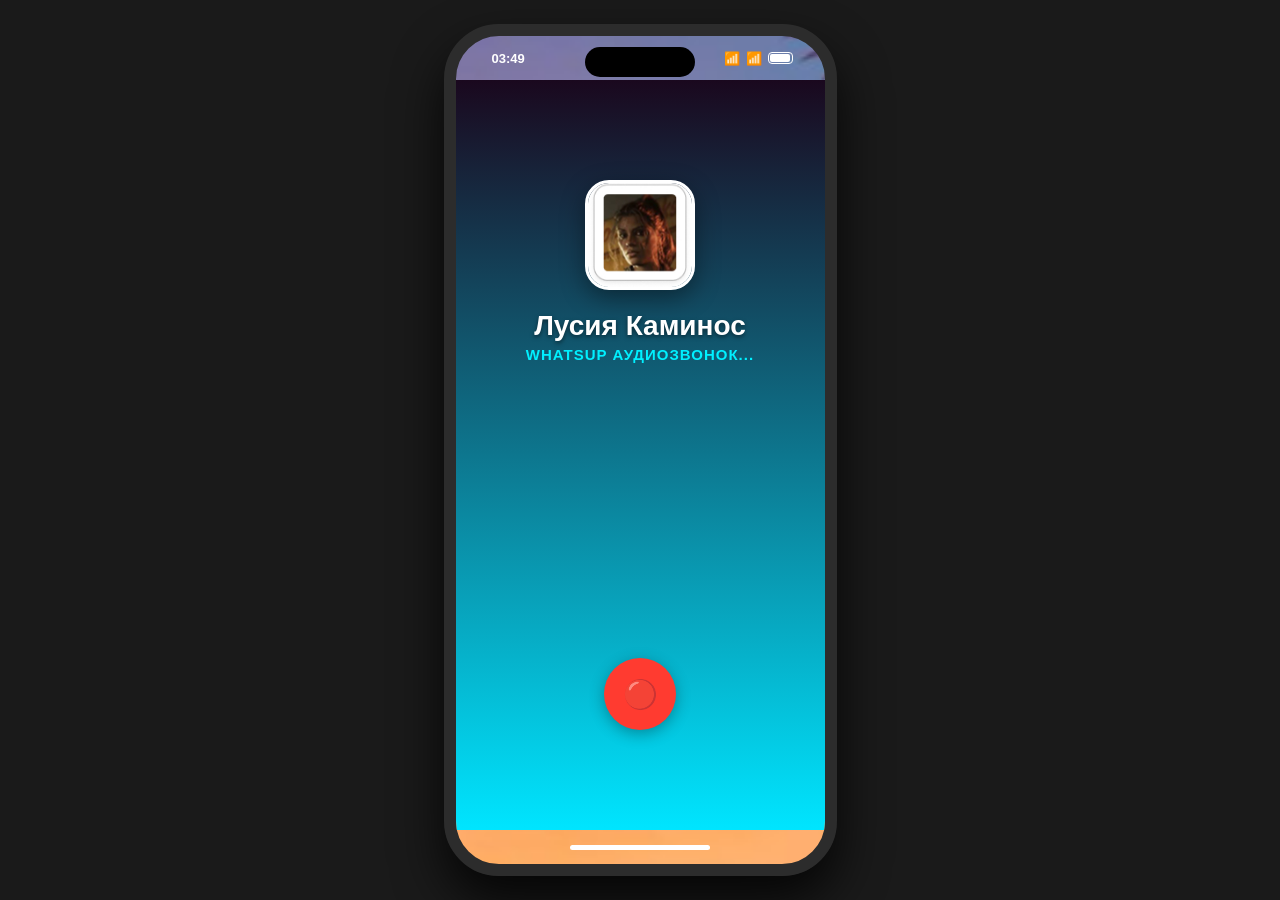
<file: calling.html>
<!DOCTYPE html>
<html lang="ru">
<head>
    <meta charset="UTF-8">
    <title>WhatsUp - Звонок</title>
    <link rel="stylesheet" href="style.css">
    <link rel="stylesheet" href="app-phone.css">
    <style>
        /* Локальное переопределение для неонового стиля звонка WhatsUp */
        .wu-call-bg {
            background: linear-gradient(180deg, #1a081e 0%, #00e5ff 100%) !important;
            display: flex;
            flex-direction: column;
            justify-content: space-between;
            padding: 60px 20px;
            color: white;
            height: 100%;
            box-sizing: border-box;
            text-align: center;
        }
        .wu-call-avatar {
            width: 110px;
            height: 110px;
            border-radius: 24px;
            object-fit: cover;
            border: 3px solid #ffffff;
            margin: 40px auto 20px auto;
            box-shadow: 0 8px 25px rgba(0,0,0,0.4);
            display: block;
        }
        .wu-caller-name {
            font-size: 28px;
            font-weight: bold;
            color: #ffffff;
            text-shadow: 0 2px 4px rgba(0,0,0,0.5);
            margin-bottom: 4px;
        }
        .wu-call-status {
            font-size: 15px;
            color: #00f0ff;
            font-weight: 600;
            text-transform: uppercase;
            letter-spacing: 1px;
        }
    </style>
</head>
<body>
    <div class="phone-wrapper">
        <div class="dynamic-island"></div>
        
        <div class="status-bar">
            <div class="status-time" id="clock">00:00</div>
            <div class="status-indicators">
                <span>📶</span><span>📶</span>
                <div class="battery-container"><div class="battery-level" id="batteryLevel"></div></div>
            </div>
        </div>

        <div class="screen-content wu-call-bg">
            <div>
                <img src="lucia.jpg" class="wu-call-avatar" id="callAvatar" alt="Аватар">
                <h2 class="wu-caller-name" id="callName">Лусия Каминос</h2>
                <p class="wu-call-status">WhatsUp Аудиозвонок...</p>
            </div>

            <div class="call-actions">
                <div class="decline-btn" id="hangUpBtn">🔴</div>
            </div>
        </div>

        <div class="home-indicator-zone" onclick="window.location.href='index.html'">
            <div class="home-indicator"></div>
        </div>
    </div>

    <script src="script.js"></script>
    <script>
        document.addEventListener("DOMContentLoaded", () => {
            const urlParams = new URLSearchParams(window.location.search);
            const currentChat = urlParams.get('chat') || 'lucia';

            const callAvatar = document.getElementById('callAvatar');
            const callName = document.getElementById('callName');
            const hangUpBtn = document.getElementById('hangUpBtn');

            // Соответствие имен и картинок
            const profiles = {
                lucia: { name: "Лусия Каминос", avatar: "lucia.jpg" },
                cal: { name: "Кэл Хэмптон", avatar: "cal.jpg" }
            };

            const activeProfile = profiles[currentChat] || profiles.lucia;
            callName.textContent = activeProfile.name;
            callAvatar.src = activeProfile.avatar;

            // При нажатии на красную кнопку возвращаем пользователя именно в тот чат, откуда он звонил
            hangUpBtn.onclick = () => {
                window.location.href = `dialog.html?chat=${currentChat}`;
            };
        });
    </script>
</body>
</html>
</file>
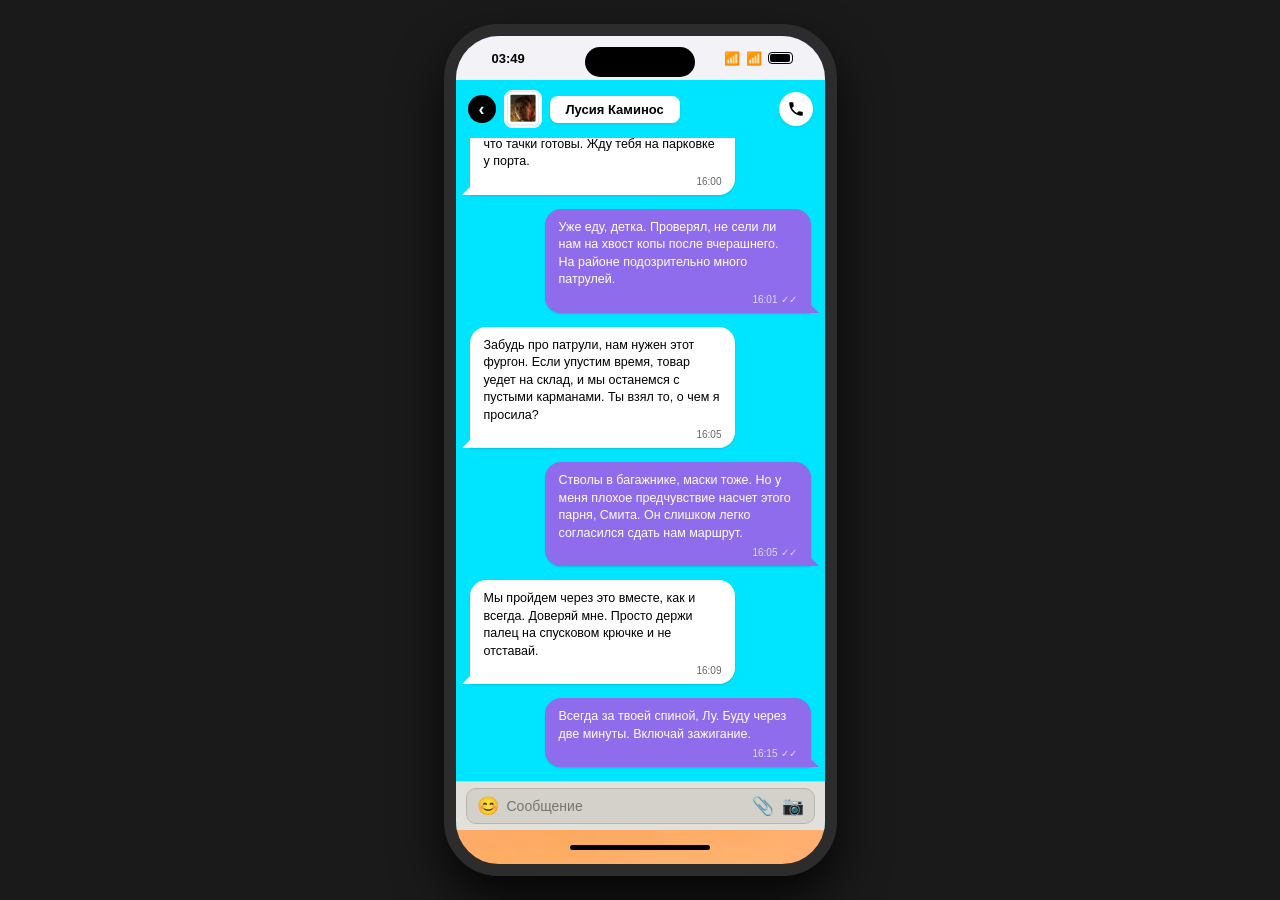
<file: dialog.html>
<!DOCTYPE html>
<html lang="ru">
<head>
    <meta charset="UTF-8">
    <title>WhatsUp - Переписка</title>
    <link rel="stylesheet" href="style.css">
    <link rel="stylesheet" href="app-whatsup.css">
</head>
<body>
    <div class="phone-wrapper">
        <div class="dynamic-island"></div>
        
        <div class="status-bar dark-status">
            <div class="status-time" id="clock">00:00</div>
            <div class="status-indicators">
                <span>📶</span><span>📶</span>
                <div class="battery-container"><div class="battery-level" id="batteryLevel"></div></div>
            </div>
        </div>

        <div class="screen-content chat-body">
            
            <div class="chat-header">
                <div class="header-left">
                    <div class="chat-back-arrow" onclick="window.location.href='whatsup.html'">‹</div>
                    <img src="lucia.jpg" class="header-avatar" id="chatAvatar" alt="Аватар">
                    <div class="header-profile-card" id="chatName">Лусия Каминос</div>
                </div>
                <div class="header-right-actions">
                    <div class="action-circle-btn" id="callBtn">
                        <svg viewBox="0 0 24 24">
                            <path d="M20 15.5c-1.2 0-2.4-.2-3.6-.6-.3-.1-.7 0-1 .3l-2.2 2.2c-2.8-1.4-5.1-3.8-6.6-6.6l2.2-2.2c.3-.3.4-.7.2-1-.3-1.1-.5-2.3-.5-3.6 0-.6-.4-1-1-1H4c-.6 0-1 .4-1 1 0 9.4 7.6 17 17 17 .6 0 1-.4 1-1v-3.5c0-.6-.4-1-1-1z"/>
                        </svg>
                    </div>
                </div>
            </div>

            <div class="msg-history" id="msgHistory">
                </div>

            <div class="wu-bottom-input-bar">
                <div class="input-bar-inner">
                    <span class="input-icon-btn">😊</span>
                    <input type="text" class="wu-message-input" id="messageInput" placeholder="Сообщение">
                    <span class="input-icon-btn">📎</span>
                    <span class="input-icon-btn">📷</span>
                </div>
            </div>

        </div>

        <div class="home-indicator-zone" onclick="window.location.href='index.html'">
            <div class="home-indicator dark-indicator"></div>
        </div>
    </div>

    <script src="script.js"></script>
    <script>
        document.addEventListener("DOMContentLoaded", () => {
            // Считываем, чей чат открыть из параметров URL (?chat=lucia или ?chat=cal)
            const urlParams = new URLSearchParams(window.location.search);
            const currentChat = urlParams.get('chat') || 'lucia';

            const chatAvatar = document.getElementById('chatAvatar');
            const chatName = document.getElementById('chatName');
            const msgHistory = document.getElementById('msgHistory');
            const messageInput = document.getElementById('messageInput');
            const callBtn = document.getElementById('callBtn');

            // Привязываем вызов к нужному человеку
            callBtn.onclick = () => {
                window.location.href = `calling.html?chat=${currentChat}`;
            };

            // База сообщений строго по переданным текстам
            const chatData = {
                lucia: {
                    name: "Лусия Каминос",
                    avatar: "lucia.jpg",
                    messages: [
                        { type: 'in', text: 'Джейсон, ты где завис? Смит сказал, что тачки готовы. Жду тебя на парковке у порта.', time: '16:00' },
                        { type: 'out', text: 'Уже еду, детка. Проверял, не сели ли нам на хвост копы после вчерашнего. На районе подозрительно много патрулей.', time: '16:01' },
                        { type: 'in', text: 'Забудь про патрули, нам нужен этот фургон. Если упустим время, товар уедет на склад, и мы останемся с пустыми карманами. Ты взял то, о чем я просила?', time: '16:05' },
                        { type: 'out', text: 'Стволы в багажнике, маски тоже. Но у меня плохое предчувствие насчет этого парня, Смита. Он слишком легко согласился сдать нам маршрут.', time: '16:05' },
                        { type: 'in', text: 'Мы пройдем через это вместе, как и всегда. Доверяй мне. Просто держи палец на спусковом крючке и не отставай.', time: '16:09' },
                        { type: 'out', text: 'Всегда за твоей спиной, Лу. Буду через две минуты. Включай зажигание.', time: '16:15' }
                    ]
                },
                cal: {
                    name: "Кэл Хэмптон",
                    avatar: "cal.jpg",
                    messages: [
                        { type: 'in', text: 'Слыш, Джейсон. Тот парень из Вайс-Сити, про которого ты говорил... Он чистый? Мне не нужны городские пижоны, которые обделаются при первом шуме поршней.', time: '09:10' },
                        { type: 'out', text: 'Кал, расслабься. Человек проверенный. Он знает, как перевозить груз через болота и не попасться патрулям. Главное — вовремя подготовь тачки.', time: '09:15' },
                        { type: 'in', text: 'Тачки готовы. Подвеску задрали, протектор что надо — по грязи пойдут как по маслу. Но если твоя подружка Люсия снова начнет задавать лишние вопросы про мои «налоги», сделка отменяется. Я работаю по своим правилам.', time: '09:18' },
                        { type: 'out', text: 'Люсия просто считает долю. Без неё мы бы до сих пор скидывали товар за копейки местным шерифам. Короче, во сколько быть на месте?', time: '09:22' },
                        { type: 'in', text: 'Жду вас на старой лодочной станции на окраине болот после полуночи. Привезите аванс наличкой. И без хвоста, Дюваль. Мои ребята караулят на въезде с карабинами.', time: '09:22' },
                        { type: 'out', text: 'Будем в 00:30. Не паникуй, Кэл. Всё пройдет гладко, если твои люди не начнут палить во всё, что движется.', time: '09:23' },
                        { type: 'in', text: 'Если это не копы и не аллигаторы — мы не стреляем. До связи.', time: '09:25' }
                    ]
                }
            };

            const data = chatData[currentChat] || chatData.lucia;
            chatName.textContent = data.name;
            chatAvatar.src = data.avatar;

            // Отрисовка чата
            function renderMessages() {
                msgHistory.innerHTML = '';
                data.messages.forEach(msg => {
                    const container = document.createElement('div');
                    container.className = `bubble-container ${msg.type}`;
                    
                    container.innerHTML = `
                        <div class="bubble-msg">
                            <p style="margin:0; word-break:break-word;">${msg.text}</p>
                            <div class="msg-meta-box">
                                <span class="msg-time">${msg.time}</span>
                                ${msg.type === 'out' ? '<span class="msg-status-tick">✓✓</span>' : ''}
                            </div>
                        </div>
                    `;
                    msgHistory.appendChild(container);
                });
                // Плавный скролл к самому последнему сообщению
                msgHistory.scrollTop = msgHistory.scrollHeight;
            }

            // Функция отправки сообщения игроком
            function sendMessage() {
                const text = messageInput.value.trim();
                if (!text) return;

                const now = new Date();
                const currentTime = `${String(now.getHours()).padStart(2, '0')}:${String(now.getMinutes()).padStart(2, '0')}`;

                data.messages.push({
                    type: 'out',
                    text: text,
                    time: currentTime
                });

                messageInput.value = '';
                renderMessages();
            }

            // Отправка по нажатию кнопки Enter
            messageInput.addEventListener('keydown', (e) => {
                if (e.key === 'Enter') {
                    sendMessage();
                }
            });

            // Первичный рендер сообщений при открытии
            renderMessages();
        });
    </script>
</body>
</html>
</file>
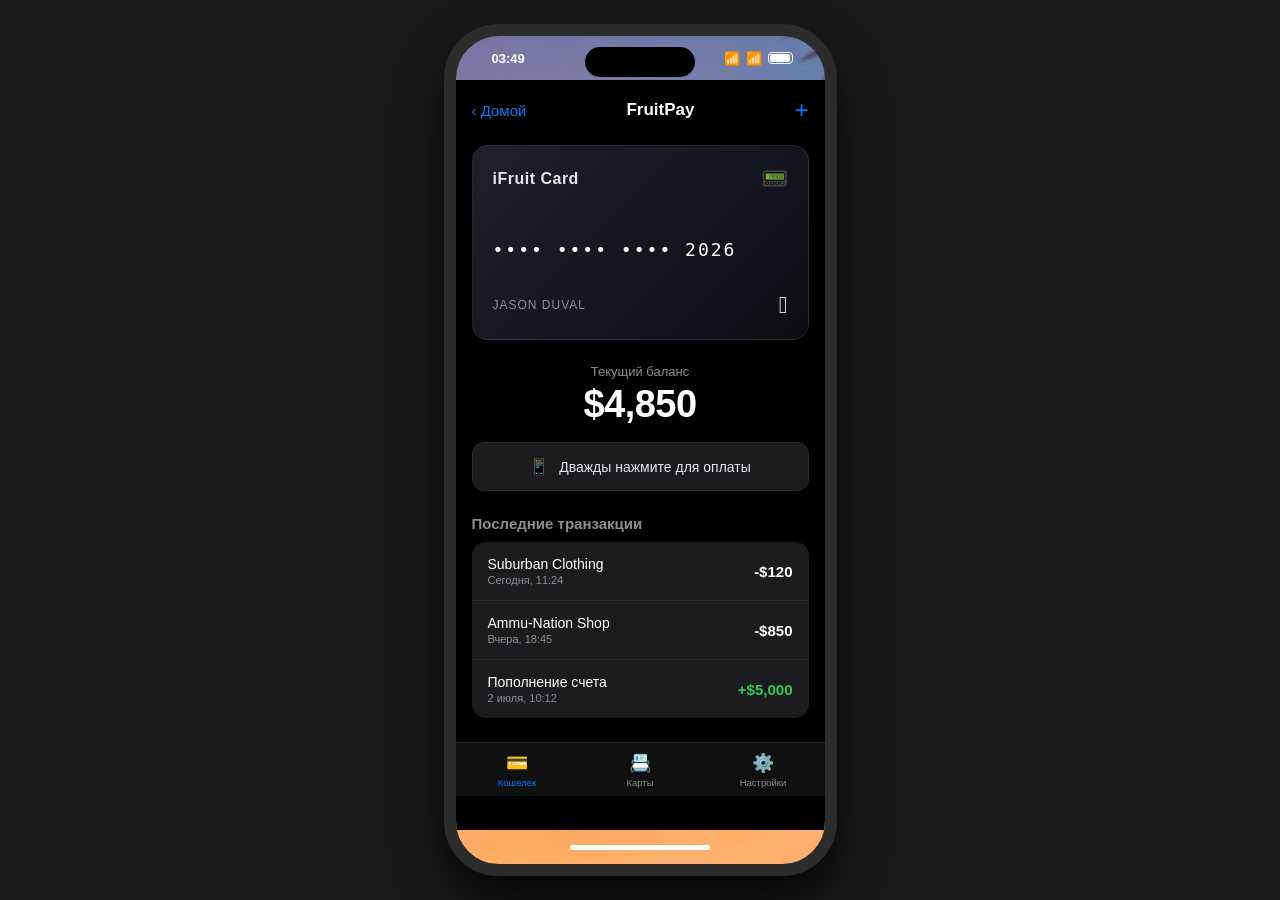
<file: fruitpay.html>
<!DOCTYPE html>
<html lang="ru">
<head>
    <meta charset="UTF-8">
    <title>FruitPay</title>
    <link rel="stylesheet" href="style.css">
    <link rel="stylesheet" href="app-fruitpay.css">
</head>
<body>
    <div class="phone-wrapper">
        <div class="dynamic-island"></div>
        
        <div class="status-bar">
            <div class="status-time" id="clock">00:00</div>
            <div class="status-indicators">
                <span>📶</span><span>📶</span>
                <div class="battery-container"><div class="battery-level" id="batteryLevel"></div></div>
            </div>
        </div>

        <div class="screen-content fp-main">
            <div id="tab-wallet" class="fp-tab-content active-tab">
                <div class="fp-navbar">
                    <span class="fp-back" onclick="window.location.href='index.html'">‹ Домой</span>
                    <h1 class="fp-logo">FruitPay</h1>
                    <span class="fp-add-card">+</span>
                </div>

                <div class="card-container">
                    <div class="ifruit-card">
                        <div class="card-header">
                            <span class="card-brand">iFruit Card</span>
                            <span class="card-chip">📟</span>
                        </div>
                        <div class="card-body">
                            <span class="card-number">•••• •••• •••• 2026</span>
                        </div>
                        <div class="card-footer">
                            <span class="card-holder">JASON DUVAL</span>
                            <div class="card-logo-icon"></div>
                        </div>
                    </div>
                </div>

                <div class="balance-area">
                    <span class="balance-title">Текущий баланс</span>
                    <span class="amount" id="bal-value">$4,850</span>
                </div>

                <div class="pay-hint-box" onclick="simulatePayment()">
                    <div class="pay-trigger-btn">
                        <span class="nfc-icon">📱</span>
                        <span>Дважды нажмите для оплаты</span>
                    </div>
                </div>

                <div class="transactions-section">
                    <h3 class="section-title">Последние транзакции</h3>
                    <div class="transactions-list">
                        <div class="transaction-item">
                            <div class="tx-info">
                                <span class="tx-name">Suburban Clothing</span>
                                <span class="tx-date">Сегодня, 11:24</span>
                            </div>
                            <span class="tx-amount negative">-$120</span>
                        </div>
                        <div class="transaction-item">
                            <div class="tx-info">
                                <span class="tx-name">Ammu-Nation Shop</span>
                                <span class="tx-date">Вчера, 18:45</span>
                            </div>
                            <span class="tx-amount negative">-$850</span>
                        </div>
                        <div class="transaction-item">
                            <div class="tx-info">
                                <span class="tx-name">Пополнение счета</span>
                                <span class="tx-date">2 июля, 10:12</span>
                            </div>
                            <span class="tx-amount positive">+$5,000</span>
                        </div>
                    </div>
                </div>
            </div>

            <div id="tab-cards" class="fp-tab-content">
                <div class="fp-navbar-simple">
                    <h2>Ваши карты</h2>
                </div>
                <div class="simple-center">
                    <div class="empty-state">Основная карта iFruit Card активна и подключена к FruitPay.</div>
                </div>
            </div>

            <div id="tab-settings" class="fp-tab-content">
                <div class="fp-navbar-simple">
                    <h2>Настройки FruitPay</h2>
                </div>
                <div class="settings-list-fp">
                    <div class="fp-setting-item">Экспресс-оплата <span>Вкл</span></div>
                    <div class="fp-setting-item">Подтверждение по FaceID <span>Вкл</span></div>
                    <div class="fp-setting-item">Уведомления о покупках <span>Вкл</span></div>
                </div>
            </div>

            <div class="fp-tab-bar">
                <div class="tab-btn active" onclick="switchTab(this, 'tab-wallet')">
                    <span class="tab-icon">💳</span>
                    <span class="tab-text">Кошелек</span>
                </div>
                <div class="tab-btn" onclick="switchTab(this, 'tab-cards')">
                    <span class="tab-icon">📇</span>
                    <span class="tab-text">Карты</span>
                </div>
                <div class="tab-btn" onclick="switchTab(this, 'tab-settings')">
                    <span class="tab-icon">⚙️</span>
                    <span class="tab-text">Настройки</span>
                </div>
            </div>

        </div>

        <div class="home-indicator-zone" onclick="window.location.href='index.html'">
            <div class="home-indicator"></div>
        </div>
    </div>

    <script src="script.js"></script>
    <script>
        // Переключение экранов внизу приложения
        function switchTab(btn, tabId) {
            document.querySelectorAll('.tab-btn').forEach(b => b.classList.remove('active'));
            document.querySelectorAll('.fp-tab-content').forEach(c => c.classList.remove('active-tab'));
            
            btn.classList.add('active');
            document.getElementById(tabId).classList.add('active-tab');
        }

        // Симуляция быстрой бесконтактной оплаты в магазине
        function simulatePayment() {
            const balanceEl = document.getElementById("bal-value");
            let currentBalance = parseInt(balanceEl.textContent.replace('$', '').replace(/,/g, ''));
            
            if (currentBalance < 50) {
                alert("Недостаточно средств на iFruit Card!");
                return;
            }

            // Звуковой или визуальный эффект клика
            let triggerBox = document.querySelector('.pay-hint-box');
            triggerBox.style.background = '#2c2c2e';
            
            setTimeout(() => {
                currentBalance -= 50;
                balanceEl.textContent = '$' + currentBalance.toLocaleString('en-US');
                
                // Добавляем покупку в ленту транзакций динамически
                const txList = document.querySelector('.transactions-list');
                const newTx = document.createElement('div');
                newTx.className = 'transaction-item anim-new-tx';
                newTx.innerHTML = `
                    <div class="tx-info">
                        <span class="tx-name">FruitCafe (Бесконтактно)</span>
                        <span class="tx-date">Только что</span>
                    </div>
                    <span class="tx-amount negative">-$50</span>
                `;
                txList.insertBefore(newTx, txList.firstChild);
                
                triggerBox.style.background = '#1c1c1e';
                alert("💳 Оплата успешно выполнена: -$50");
            }, 300);
        }
    </script>
</body>
</html>
</file>
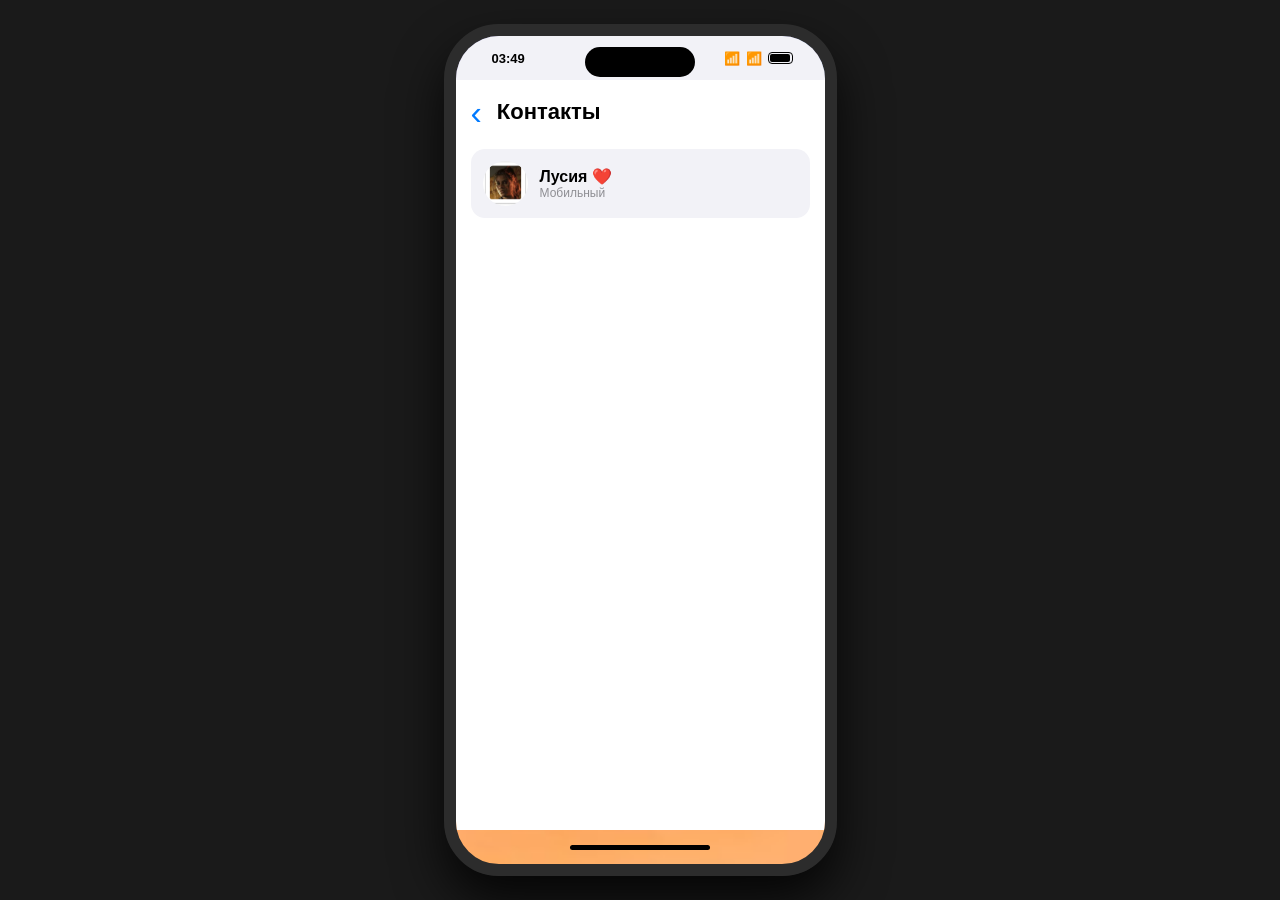
<file: phone.html>
<!DOCTYPE html>
<html lang="ru">
<head>
    <meta charset="UTF-8">
    <title>Контакты</title>
    <link rel="stylesheet" href="style.css">
    <link rel="stylesheet" href="app-phone.css">
</head>
<body>
    <div class="phone-wrapper">
        <div class="dynamic-island"></div>
        <div class="status-bar dark-status">
            <div class="status-time" id="clock">00:00</div>
            <div class="status-indicators">
                <span>📶</span><span>📶</span>
                <div class="battery-container"><div class="battery-level" id="batteryLevel"></div></div>
            </div>
        </div>

        <div class="screen-content ph-bg">
            <div class="ph-header">
                <span class="ph-back" onclick="window.location.href='index.html'">‹</span>
                <h1 class="ph-title">Контакты</h1>
            </div>
            <div class="contacts-list">
                <div class="contact-card" onclick="window.location.href='calling.html'">
                    <img src="lucia.jpg" class="c-avatar" alt="Lucia">
                    <div class="c-info">
                        <h3>Лусия ❤️</h3>
                        <p>Мобильный</p>
                    </div>
                </div>
            </div>
        </div>

        <div class="home-indicator-zone" onclick="window.location.href='index.html'">
            <div class="home-indicator dark-indicator"></div>
        </div>
    </div>
    <script src="script.js"></script>
</body>
</html>
</file>
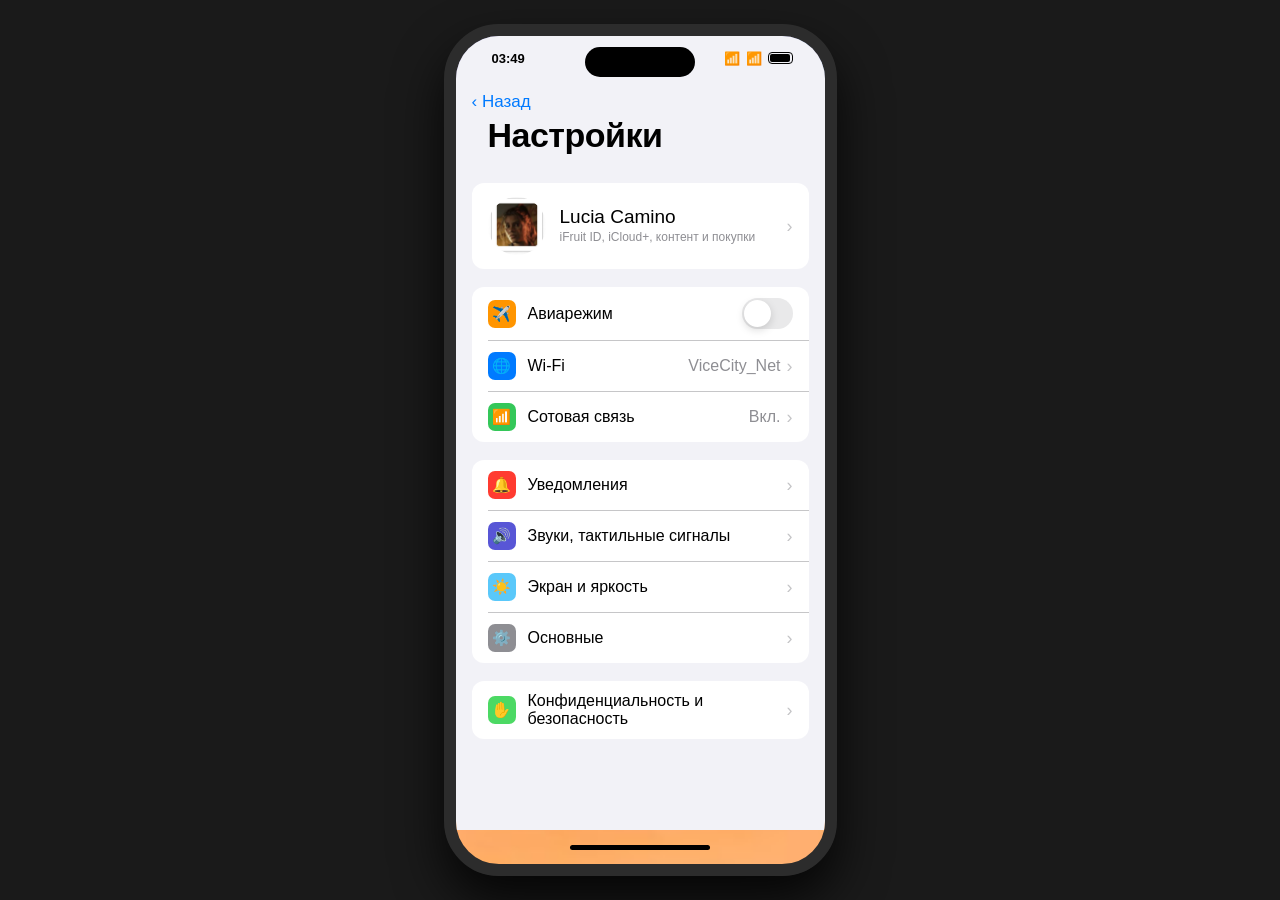
<file: settings.html>
<!DOCTYPE html>
<html lang="ru">
<head>
    <meta charset="UTF-8">
    <title>Настройки</title>
    <link rel="stylesheet" href="style.css">
    <link rel="stylesheet" href="app-settings.css">
</head>
<body>
    <div class="phone-wrapper">
        <div class="dynamic-island"></div>
        
        <div class="status-bar dark-status">
            <div class="status-time" id="clock">00:00</div>
            <div class="status-indicators">
                <span id="status-airplane" class="hidden-indicator">✈️</span>
                <span id="status-signal-1" class="signal-icon">📶</span>
                <span id="status-signal-2" class="signal-icon">📶</span>
                <div class="battery-container"><div class="battery-level" id="batteryLevel"></div></div>
            </div>
        </div>

        <div class="screen-content st-bg">
            <div class="st-nav">
                <span class="st-back" onclick="window.location.href='index.html'">‹ Назад</span>
            </div>

            <div class="st-scroll">
                <h1 class="st-main-title">Настройки</h1>

                <div class="st-block profile-item">
                    <img src="lucia.jpg" class="avatar" alt="Lucia" onerror="this.src='user.jpg';">
                    <div class="p-meta">
                        <h2>Lucia Camino</h2>
                        <p>iFruit ID, iCloud+, контент и покупки</p>
                    </div>
                    <span class="arrow">›</span>
                </div>

                <div class="st-block rows-list">
                    <div class="row-line">
                        <div class="badge orange">✈️</div>
                        <span class="name">Авиарежим</span>
                        <label class="toggle">
                            <input type="checkbox" id="airplane-toggle">
                            <span class="slider"></span>
                        </label>
                    </div>
                    <div class="row-line">
                        <div class="badge blue">🌐</div>
                        <span class="name">Wi-Fi</span>
                        <span class="val" id="settings-wifi-val">ViceCity_Net</span>
                        <span class="arrow">›</span>
                    </div>
                    <div class="row-line">
                        <div class="badge green">📶</div>
                        <span class="name">Сотовая связь</span>
                        <span class="val" id="settings-cellular-val">Вкл.</span>
                        <span class="arrow">›</span>
                    </div>
                </div>

                <div class="st-block rows-list">
                    <div class="row-line">
                        <div class="badge red">🔔</div>
                        <span class="name">Уведомления</span>
                        <span class="arrow">›</span>
                    </div>
                    <div class="row-line">
                        <div class="badge purple">🔊</div>
                        <span class="name">Звуки, тактильные сигналы</span>
                        <span class="arrow">›</span>
                    </div>
                    <div class="row-line">
                        <div class="badge bright-blue">☀️</div>
                        <span class="name">Экран и яркость</span>
                        <span class="arrow">›</span>
                    </div>
                    <div class="row-line">
                        <div class="badge gray">⚙️</div>
                        <span class="name">Основные</span>
                        <span class="arrow">›</span>
                    </div>
                </div>

                <div class="st-block rows-list">
                    <div class="row-line">
                        <div class="badge hand-blue">✋</div>
                        <span class="name">Конфиденциальность и безопасность</span>
                        <span class="arrow">›</span>
                    </div>
                </div>
            </div>
        </div>

        <div class="home-indicator-zone" onclick="window.location.href='index.html'">
            <div class="home-indicator dark-indicator"></div>
        </div>
    </div>
    <script src="script.js"></script>
</body>
</html>
</file>
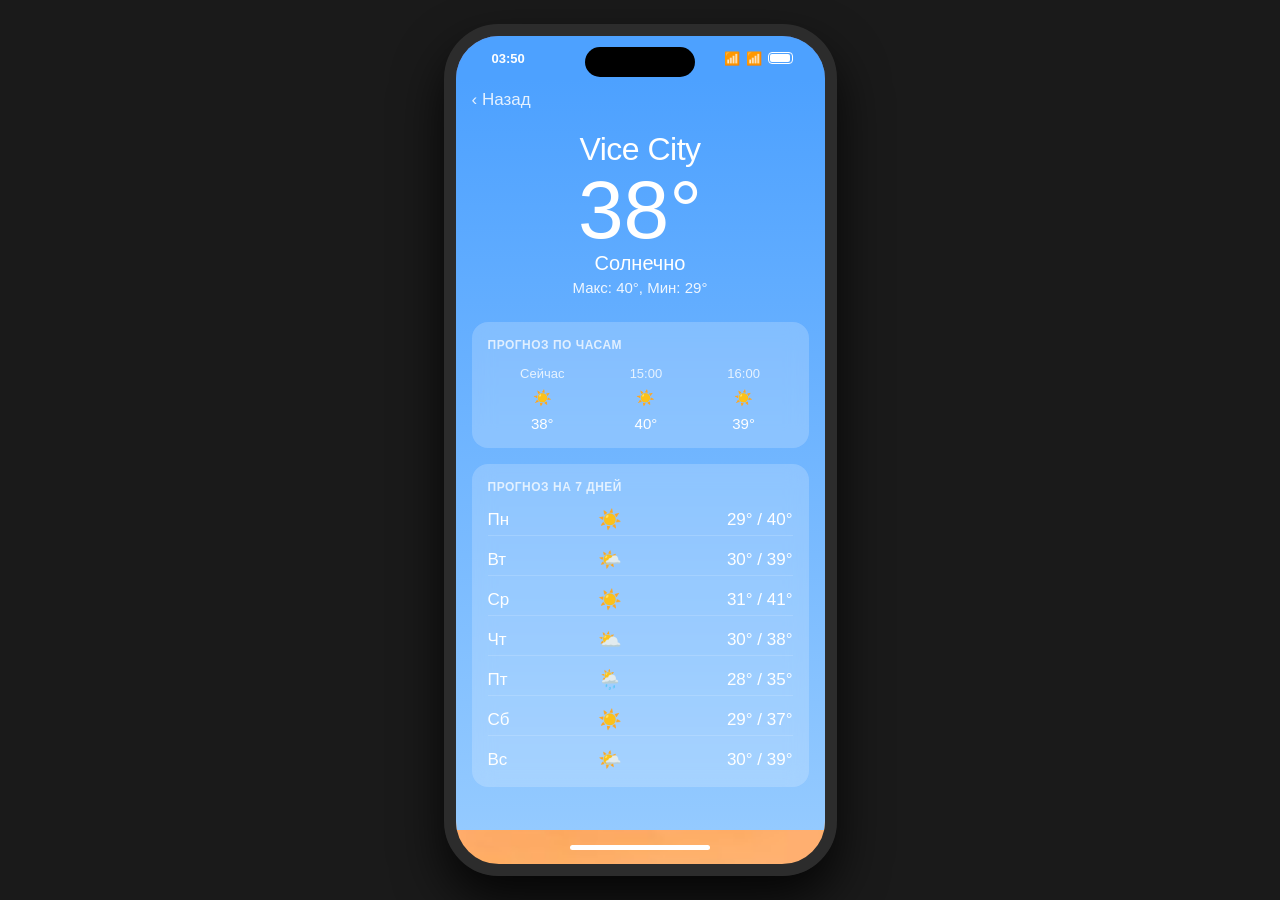
<file: weather.html>
<!DOCTYPE html>
<html lang="ru">
<head>
    <meta charset="UTF-8">
    <title>Погода</title>
    <link rel="stylesheet" href="style.css">
    <link rel="stylesheet" href="app-weather.css">
</head>
<body>
    <div class="phone-wrapper">
        <div class="dynamic-island"></div>
        
        <div class="status-bar weather-status">
            <div class="status-time" id="clock">00:00</div>
            <div class="status-indicators">
                <span>📶</span><span>📶</span>
                <div class="battery-container"><div class="battery-level" id="batteryLevel"></div></div>
            </div>
        </div>

        <div class="screen-content weather-main">
            <div class="w-nav">
                <span class="w-back" onclick="window.location.href='index.html'">‹ Назад</span>
            </div>

            <div class="weather-header">
                <h1 class="w-city">Vice City</h1>
                <p class="w-temp">38°</p>
                <p class="w-desc">Солнечно</p>
                <p class="w-limits">Макс: 40°, Мин: 29°</p>
            </div>

            <div class="hourly-forecast">
                <h3>Прогноз по часам</h3>
                <div class="hours-row">
                    <div class="hour-item"><span>Сейчас</span><span>☀️</span><span>38°</span></div>
                    <div class="hour-item"><span>15:00</span><span>☀️</span><span>40°</span></div>
                    <div class="hour-item"><span>16:00</span><span>☀️</span><span>39°</span></div>
                </div>
            </div>

            <div class="daily-forecast">
                <h3>Прогноз на 7 дней</h3>
                <div class="days-list">
                    <div class="day-row">
                        <span class="day-name">Пн</span>
                        <span class="day-icon">☀️</span>
                        <span class="day-temp">29° / 40°</span>
                    </div>
                    <div class="day-row">
                        <span class="day-name">Вт</span>
                        <span class="day-icon">🌤️</span>
                        <span class="day-temp">30° / 39°</span>
                    </div>
                    <div class="day-row">
                        <span class="day-name">Ср</span>
                        <span class="day-icon">☀️</span>
                        <span class="day-temp">31° / 41°</span>
                    </div>
                    <div class="day-row">
                        <span class="day-name">Чт</span>
                        <span class="day-icon">⛅</span>
                        <span class="day-temp">30° / 38°</span>
                    </div>
                    <div class="day-row">
                        <span class="day-name">Пт</span>
                        <span class="day-icon">🌦️</span>
                        <span class="day-temp">28° / 35°</span>
                    </div>
                    <div class="day-row">
                        <span class="day-name">Сб</span>
                        <span class="day-icon">☀️</span>
                        <span class="day-temp">29° / 37°</span>
                    </div>
                    <div class="day-row">
                        <span class="day-name">Вс</span>
                        <span class="day-icon">🌤️</span>
                        <span class="day-temp">30° / 39°</span>
                    </div>
                </div>
            </div>
        </div>

        <div class="home-indicator-zone" onclick="window.location.href='index.html'">
            <div class="home-indicator"></div>
        </div>
    </div>
    <script src="script.js"></script>
</body>
</html>
</file>
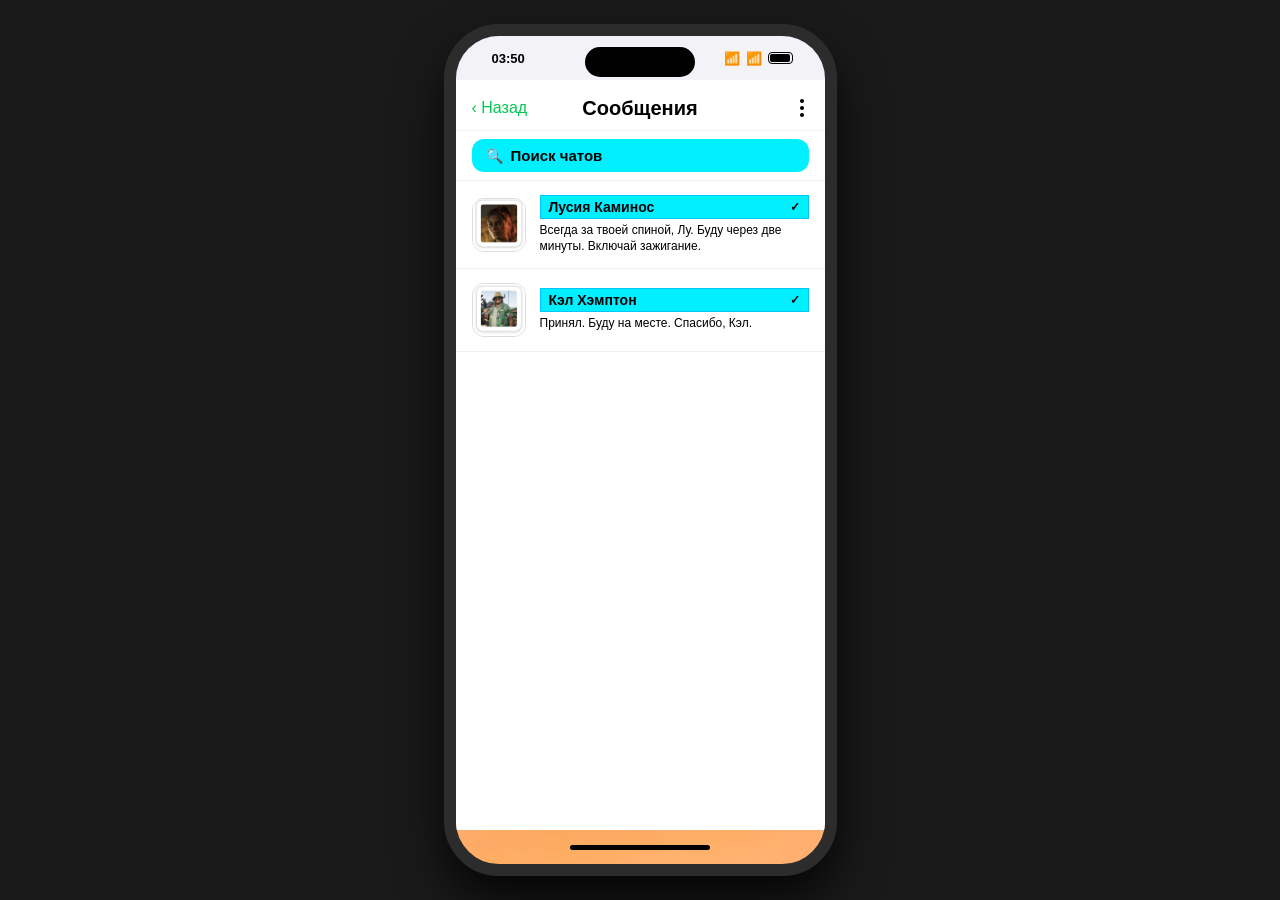
<file: whatsup.html>
<!DOCTYPE html>
<html lang="ru">
<head>
    <meta charset="UTF-8">
    <title>WhatsUp - Сообщения</title>
    <link rel="stylesheet" href="style.css">
    <link rel="stylesheet" href="app-whatsup.css">
</head>
<body>
    <div class="phone-wrapper">
        <div class="dynamic-island"></div>
        <div class="status-bar dark-status">
            <div class="status-time" id="clock">00:00</div>
            <div class="status-indicators">
                <span>📶</span><span>📶</span>
                <div class="battery-container"><div class="battery-level" id="batteryLevel"></div></div>
            </div>
        </div>

        <div class="screen-content wu-bg">
            <div class="wu-top-bar">
                <span class="iphone-back-btn" onclick="window.location.href='index.html'">‹ Назад</span>
                <h1 class="wu-main-title">Сообщения</h1>
                <div class="wu-more-menu">
                    <div class="dot"></div>
                    <div class="dot"></div>
                    <div class="dot"></div>
                </div>
            </div>

            <div class="wu-search-container">
                <div class="wu-search-bar">
                    <span class="search-icon">🔍</span>
                    <input type="text" placeholder="Поиск чатов" readonly>
                </div>
            </div>

            <div class="chats-list">
                <div class="chat-row" onclick="window.location.href='dialog.html?chat=lucia'">
                    <div class="avatar-container">
                        <img src="lucia.jpg" class="avatar-img" alt="Лусия Каминос">
                    </div>
                    <div class="chat-details-box">
                        <div class="chat-row-header">
                            <span class="chat-name">Лусия Каминос</span>
                            <span class="chat-status-tick">✓</span>
                        </div>
                        <p class="chat-preview">Всегда за твоей спиной, Лу. Буду через две минуты. Включай зажигание.</p>
                    </div>
                </div>

                <div class="chat-row" onclick="window.location.href='dialog.html?chat=cal'">
                    <div class="avatar-container">
                        <img src="cal.jpg" class="avatar-img" alt="Кэл Хэмптон">
                    </div>
                    <div class="chat-details-box">
                        <div class="chat-row-header">
                            <span class="chat-name">Кэл Хэмптон</span>
                            <span class="chat-status-tick">✓</span>
                        </div>
                        <p class="chat-preview">Принял. Буду на месте. Спасибо, Кэл.</p>
                    </div>
                </div>
            </div>
        </div>

        <div class="home-indicator-zone" onclick="window.location.href='index.html'">
            <div class="home-indicator dark-indicator"></div>
        </div>
    </div>
    <script src="script.js"></script>
</body>
</html>
</file>
<file: style.css>
* {
    box-sizing: border-box;
    margin: 0;
    padding: 0;
    font-family: -apple-system, BlinkMacSystemFont, "Segoe UI", Roboto, Helvetica, Arial, sans-serif;
}

body {
    background-color: #1a1a1a;
    display: flex;
    justify-content: center;
    align-items: center;
    min-height: 100vh;
}

/* Корпус смартфона iFruit — ТЕПЕРЬ ОБОИ ПРИВЯЗАНЫ НАПРЯМУЮ СЮДА */
.phone-wrapper {
    width: 393px;
    height: 852px;
    background-image: url('wallpaper.jpg'); /* Обои на весь экран смартфона */
    background-size: cover;
    background-position: center;
    border-radius: 55px;
    position: relative;
    overflow: hidden;
    border: 12px solid #2c2c2c;
    box-shadow: 0px 25px 50px rgba(0, 0, 0, 0.8);
    display: flex;
    flex-direction: column;
}

/* Dynamic Island */
.dynamic-island {
    position: absolute;
    top: 11px;
    left: 50%;
    transform: translateX(-50%);
    width: 110px;
    height: 30px;
    background-color: #000000;
    border-radius: 20px;
    z-index: 9999;
}

/* Системный статус-бар — прозрачный */
.status-bar {
    height: 44px;
    display: flex;
    justify-content: space-between;
    align-items: center;
    padding: 0 32px 0 36px;
    position: relative;
    z-index: 999;
    color: #ffffff;
    font-size: 13px;
    font-weight: 600;
    background: transparent; /* Прозрачный, чтобы видеть обои */
}

/* Темный статус-бар для светлых приложений */
.status-bar.dark-status {
    color: #000000;
    background-color: #f2f2f7; /* Для приложений типа Настройки оставляем системную подложку */
}

.status-indicators {
    display: flex;
    align-items: center;
    gap: 6px;
}

.battery-container {
    width: 25px;
    height: 12px;
    border: 1px solid currentColor;
    border-radius: 4px;
    padding: 1px;
    display: flex;
    align-items: center;
}

.battery-level {
    width: 100%;
    height: 100%;
    background-color: currentColor;
    border-radius: 2px;
    transition: width 0.3s;
}

/* Рабочее пространство приложения */
.screen-content {
    flex: 1;
    display: flex;
    flex-direction: column;
    overflow-y: auto;
    position: relative;
}

/* Нижняя домашняя полоса — прозрачная, чтобы обои заходили под неё */
.home-indicator-zone {
    height: 34px;
    display: flex;
    justify-content: center;
    align-items: center;
    background: transparent; /* Полностью прозрачный фон */
    position: relative;
    z-index: 999;
    cursor: pointer;
}

.home-indicator {
    width: 140px;
    height: 5px;
    background-color: #ffffff;
    border-radius: 100px;
}

.dark-indicator {
    background-color: #000000;
}
</file>
<file: app-phone.css>
.ph-bg { background: #ffffff; padding: 15px; }
.ph-header { display: flex; align-items: center; margin-bottom: 20px; }
.ph-back { color: #007aff; font-size: 34px; cursor: pointer; margin-right: 15px; line-height: 1; }
.ph-title { font-size: 22px; font-weight: 700; color: #000; }

.contacts-list { display: flex; flex-direction: column; gap: 10px; }
.contact-card { display: flex; align-items: center; padding: 12px; background: #f2f2f7; border-radius: 14px; cursor: pointer; }
.c-avatar { width: 45px; height: 45px; border-radius: 50%; object-fit: cover; margin-right: 12px; }
.c-info h3 { font-size: 16px; color: #000; }
.c-info p { font-size: 12px; color: #8e8e93; }

/* Экран Вызова */
.call-bg { background: #1c1c1e; display: flex; flex-direction: column; justify-content: space-between; padding: 60px 20px; color: white; }
.caller-info { text-align: center; margin-top: 40px; }
.caller-info h2 { font-size: 32px; font-weight: 500; }
.caller-info p { font-size: 16px; color: #8e8e93; margin-top: 8px; }
.call-actions { display: flex; justify-content: center; margin-bottom: 40px; }
.decline-btn { width: 72px; height: 72px; background: #ff3b30; border-radius: 50%; display: flex; align-items: center; justify-content: center; font-size: 28px; cursor: pointer; box-shadow: 0 4px 15px rgba(0,0,0,0.3); }
</file>
<file: app-whatsup.css>
/* Общий фон приложения и сброс отступов */
.wu-bg {
    background-color: #ffffff;
    display: flex;
    flex-direction: column;
    height: 100%;
    font-family: -apple-system, BlinkMacSystemFont, "Segoe UI", Roboto, Helvetica, Arial, sans-serif;
}

/* Стили главного меню чатов */
.wu-top-bar {
    display: flex;
    justify-content: space-between;
    align-items: center;
    padding: 14px 16px 8px 16px;
    background: #ffffff;
    border-bottom: 1px solid #f2f2f2;
}

.iphone-back-btn {
    color: #00c853;
    font-size: 16px;
    font-weight: 500;
    cursor: pointer;
    display: flex;
    align-items: center;
}

.wu-main-title {
    font-size: 20px;
    color: #000000;
    font-weight: 700;
    margin: 0;
    position: absolute;
    left: 50%;
    transform: translateX(-50%);
}

.wu-more-menu {
    display: flex;
    flex-direction: column;
    gap: 3px;
    cursor: pointer;
    padding: 5px;
}

.wu-more-menu .dot {
    width: 4px;
    height: 4px;
    background-color: #000000;
    border-radius: 50%;
}

/* Строка поиска чатов */
.wu-search-container {
    padding: 8px 16px;
    background: #ffffff;
    border-bottom: 1px solid #eef2f3;
}

.wu-search-bar {
    background-color: #00f0ff;
    border-radius: 12px;
    display: flex;
    align-items: center;
    padding: 8px 14px;
    gap: 8px;
}

.search-icon {
    font-size: 14px;
    color: #000000;
    font-weight: bold;
}

.wu-search-bar input {
    background: transparent;
    border: none;
    outline: none;
    font-size: 15px;
    font-weight: bold;
    color: #000000;
    width: 100%;
}

.wu-search-bar input::placeholder {
    color: #000000;
}

/* Список чатов */
.chats-list {
    display: flex;
    flex-direction: column;
    background: #ffffff;
    flex: 1;
}

.chat-row {
    display: flex;
    padding: 14px 16px;
    border-bottom: 1px solid #eef2f3;
    cursor: pointer;
    align-items: center;
}

.avatar-container {
    position: relative;
    margin-right: 14px;
}

.avatar-img {
    width: 54px;
    height: 54px;
    border-radius: 12px;
    object-fit: cover;
    border: 1px solid #dcdcdc;
    display: block;
}

.chat-details-box {
    display: flex;
    flex-direction: column;
    flex: 1;
    overflow: hidden;
}

.chat-row-header {
    display: flex;
    justify-content: space-between;
    align-items: center;
    background: #00f0ff;
    padding: 3px 8px;
    border: 1px solid #00c8ff;
    margin-bottom: 4px;
}

.chat-name {
    font-size: 14px;
    font-weight: bold;
    color: #000000;
}

.chat-status-tick {
    font-size: 12px;
    color: #000000;
    font-weight: bold;
}

.chat-preview {
    font-size: 12px;
    color: #000000;
    line-height: 1.3;
    margin: 0;
    display: -webkit-box;
    -webkit-line-clamp: 2;
    -webkit-box-orient: vertical;
    overflow: hidden;
}

/* СТИЛИ ОКНА ДИАЛОГА (НЕОНОВЫЙ ЧАТ) */
.chat-body {
    background-color: #00e5ff !important; /* Яркий сине-зеленый неон по дизайну */
    display: flex;
    flex-direction: column;
    height: 100%;
}

.chat-header {
    background: transparent;
    display: flex;
    align-items: center;
    padding: 10px 12px;
    justify-content: space-between;
}

.header-left {
    display: flex;
    align-items: center;
    gap: 8px;
}

.chat-back-arrow {
    width: 28px;
    height: 28px;
    background: #000000;
    color: #ffffff;
    border-radius: 50%;
    display: flex;
    align-items: center;
    justify-content: center;
    font-size: 18px;
    font-weight: bold;
    cursor: pointer;
}

.header-avatar {
    width: 38px;
    height: 38px;
    border-radius: 8px;
    object-fit: cover;
    border: 1px solid #ffffff;
    background: #ffffff;
}

.header-profile-card {
    background: #ffffff;
    padding: 6px 16px;
    border-radius: 8px;
    font-weight: bold;
    color: #000000;
    font-size: 13px;
    min-width: 110px;
    text-align: center;
    box-shadow: 0 1px 3px rgba(0,0,0,0.1);
}

.header-right-actions {
    display: flex;
    align-items: center;
    gap: 8px;
}

.action-circle-btn {
    width: 34px;
    height: 34px;
    background: #ffffff;
    border-radius: 50%;
    display: flex;
    align-items: center;
    justify-content: center;
    cursor: pointer;
    box-shadow: 0 1px 3px rgba(0,0,0,0.1);
}

.action-circle-btn svg {
    width: 18px;
    height: 18px;
    fill: #000000;
}

/* История сообщений */
.msg-history {
    flex: 1;
    padding: 14px;
    display: flex;
    flex-direction: column;
    gap: 14px;
    overflow-y: auto;
    box-sizing: border-box;
}

/* Баблы сообщений */
.bubble-container {
    display: flex;
    width: 100%;
}

.bubble-container.in {
    justify-content: flex-start;
}

.bubble-container.out {
    justify-content: flex-end;
}

.bubble-msg {
    max-width: 78%;
    padding: 10px 14px 6px 14px;
    position: relative;
    font-size: 12.5px;
    line-height: 1.4;
    color: #000000;
    box-shadow: 0 1px 2px rgba(0,0,0,0.15);
}

/* Входящие (Белые прямоугольники со скруглением) */
.bubble-container.in .bubble-msg {
    background: #ffffff;
    border-radius: 16px 16px 16px 2px;
}

/* Исходящие (Фиолетовые прямоугольники со скруглением) */
.bubble-container.out .bubble-msg {
    background: #8e6ceb;
    color: #ffffff;
    border-radius: 16px 16px 2px 16px;
}

/* Внутренний контейнер текста и метаданных */
.msg-meta-box {
    display: flex;
    justify-content: flex-end;
    align-items: center;
    gap: 3px;
    margin-top: 4px;
    font-size: 10px;
}

.bubble-container.in .msg-time {
    color: #666666;
}

.bubble-container.out .msg-time {
    color: #e2d9ff;
}

.msg-status-tick {
    font-size: 10px;
    color: #e2d9ff;
}

/* Кастомные хвостики баблов внизу */
.bubble-container.in .bubble-msg::after {
    content: "";
    position: absolute;
    bottom: 0;
    left: -8px;
    width: 0;
    height: 0;
    border-style: solid;
    border-width: 0 0 10px 10px;
    border-color: transparent transparent #ffffff transparent;
}

.bubble-container.out .bubble-msg::after {
    content: "";
    position: absolute;
    bottom: 0;
    right: -8px;
    width: 0;
    height: 0;
    border-style: solid;
    border-width: 0 10px 10px 0;
    border-color: transparent transparent #8e6ceb transparent;
}

/* Нижняя панель ввода текста */
.wu-bottom-input-bar {
    background: #e2e0da;
    padding: 6px 10px;
    display: flex;
    align-items: center;
    gap: 10px;
    border-top: 1px solid #cccaca;
}

.input-bar-inner {
    background: #d4d1cb;
    border-radius: 10px;
    display: flex;
    align-items: center;
    flex: 1;
    padding: 6px 10px;
    gap: 8px;
    border: 1px solid #b8b5ae;
}

.input-icon-btn {
    font-size: 18px;
    cursor: pointer;
    color: #333333;
}

.wu-message-input {
    background: transparent;
    border: none;
    outline: none;
    flex: 1;
    font-size: 14px;
    color: #000000;
}

.wu-message-input::placeholder {
    color: #77746f;
}

/* Общий фикс для индикатора айфона */
.dark-indicator {
    background-color: #000000 !important;
}
</file>
<file: app-fruitpay.css>
/* Главная подложка кошелька */
.fp-main {
    background: #000000;
    color: #ffffff;
    display: flex;
    flex-direction: column;
    height: 100%;
    justify-content: space-between;
}

/* Навигация */
.fp-navbar {
    display: flex;
    justify-content: space-between;
    align-items: center;
    padding: 16px;
    background: #000000;
}

.fp-back {
    color: #007aff;
    font-size: 15px;
    cursor: pointer;
}

.fp-logo {
    color: #ffffff;
    font-size: 17px;
    font-weight: 600;
}

.fp-add-card {
    color: #007aff;
    font-size: 24px;
    font-weight: 300;
    cursor: pointer;
}

/* Простая навигация для других вкладок */
.fp-navbar-simple {
    padding: 24px 16px 12px;
}
.fp-navbar-simple h2 {
    font-size: 26px;
    font-weight: 700;
}

/* Контент вкладок */
.fp-tab-content {
    display: none;
    flex-direction: column;
    flex: 1;
    overflow-y: auto;
    padding-bottom: 75px;
}

.fp-tab-content.active-tab {
    display: flex;
}

/* Вид банковской карты */
.card-container {
    padding: 0 16px;
    margin-top: 5px;
}

.ifruit-card {
    width: 100%;
    height: 195px;
    background: linear-gradient(135deg, #1f1f2e 0%, #0d0d13 100%);
    border: 1px solid rgba(255, 255, 255, 0.08);
    border-radius: 16px;
    padding: 20px;
    display: flex;
    flex-direction: column;
    justify-content: space-between;
    box-shadow: 0 10px 25px rgba(0,0,0,0.5);
    position: relative;
}

.card-header {
    display: flex;
    justify-content: space-between;
    align-items: center;
}

.card-brand {
    font-size: 16px;
    font-weight: 600;
    letter-spacing: 0.5px;
    color: #e5e5ea;
}

.card-chip {
    font-size: 22px;
    opacity: 0.8;
}

.card-number {
    font-size: 18px;
    letter-spacing: 2px;
    color: #ffffff;
    font-family: monospace;
    display: block;
    margin-top: 15px;
}

.card-footer {
    display: flex;
    justify-content: space-between;
    align-items: center;
}

.card-holder {
    font-size: 12px;
    letter-spacing: 1px;
    color: #8e8e93;
    text-transform: uppercase;
}

.card-logo-icon {
    font-size: 24px;
    color: #ffffff;
}

/* Зона Баланса */
.balance-area {
    text-align: center;
    margin: 24px 0 16px;
}

.balance-title {
    font-size: 13px;
    color: #8e8e93;
    display: block;
    margin-bottom: 4px;
}

.amount {
    color: #ffffff;
    font-size: 38px;
    font-weight: 700;
    letter-spacing: -0.5px;
}

/* Плашка триггера оплаты */
.pay-hint-box {
    padding: 0 16px;
    margin-bottom: 24px;
}

.pay-trigger-btn {
    background: #1c1c1e;
    border: 1px solid #2c2c2e;
    border-radius: 12px;
    padding: 14px;
    display: flex;
    align-items: center;
    justify-content: center;
    gap: 10px;
    font-size: 14px;
    font-weight: 500;
    color: #e5e5ea;
    cursor: pointer;
    transition: background 0.2s;
}

.pay-trigger-btn:active {
    background: #2c2c2e;
}

.nfc-icon {
    font-size: 16px;
}

/* Транзакции */
.transactions-section {
    padding: 0 16px;
}

.section-title {
    font-size: 15px;
    font-weight: 600;
    color: #8e8e93;
    margin-bottom: 10px;
}

.transactions-list {
    display: flex;
    flex-direction: column;
    background: #1c1c1e;
    border-radius: 14px;
    overflow: hidden;
}

.transaction-item {
    display: flex;
    justify-content: space-between;
    align-items: center;
    padding: 14px 16px;
    border-bottom: 1px solid #2c2c2e;
}

.transaction-item:last-child {
    border-bottom: none;
}

.tx-info {
    display: flex;
    flex-direction: column;
    gap: 2px;
}

.tx-name {
    font-size: 14px;
    font-weight: 500;
    color: #ffffff;
}

.tx-date {
    font-size: 11px;
    color: #8e8e93;
}

.tx-amount {
    font-size: 15px;
    font-weight: 600;
}

.tx-amount.negative { color: #ffffff; }
.tx-amount.positive { color: #34c759; }

/* Анимация добавления платежа */
.anim-new-tx {
    animation: slideDownTx 0.4s ease-out;
}
@keyframes slideDownTx {
    from { opacity: 0; transform: translateY(-10px); background: #2c2c2e; }
    to { opacity: 1; transform: translateY(0); background: transparent; }
}

/* Вкладка настроек и списки */
.settings-list-fp {
    background: #1c1c1e;
    margin: 16px;
    border-radius: 12px;
}

.fp-setting-item {
    padding: 14px 16px;
    border-bottom: 1px solid #2c2c2e;
    font-size: 14px;
    display: flex;
    justify-content: space-between;
    color: #ffffff;
}
.fp-setting-item span {
    color: #8e8e93;
}

.simple-center {
    padding: 30px 16px;
    text-align: center;
}
.empty-state {
    color: #8e8e93;
    font-size: 13px;
}

/* Нижняя панель вкладок (Таб-бар) */
.fp-tab-bar {
    position: absolute;
    bottom: 34px; /* Ровно над домашней полосой возврата */
    left: 0;
    width: 100%;
    height: 54px;
    background: rgba(18, 18, 18, 0.94);
    backdrop-filter: blur(20px);
    -webkit-backdrop-filter: blur(20px);
    border-top: 1px solid #2c2c2e;
    display: flex;
    justify-content: space-around;
    align-items: center;
    z-index: 100;
}

.tab-btn {
    display: flex;
    flex-direction: column;
    align-items: center;
    justify-content: center;
    gap: 3px;
    color: #8e8e93;
    cursor: pointer;
    flex: 1;
    height: 100%;
}

.tab-btn.active {
    color: #007aff;
}

.tab-icon {
    font-size: 18px;
}

.tab-text {
    font-size: 9.5px;
    font-weight: 500;
}
</file>
<file: app-settings.css>
/* Чистый светло-серый системный фон как на iOS */
.st-bg { 
    background-color: #f2f2f7; 
    color: #000000;
}

/* Белая подложка статус-бара специально для Настроек */
.status-bar.dark-status {
    background-color: #f2f2f7;
    color: #000000;
}

/* Стили для плавной анимации индикаторов связи */
.signal-icon {
    transition: opacity 0.3s ease, transform 0.3s ease;
    opacity: 1;
    display: inline-block;
}

.signal-icon.hidden-network {
    opacity: 0;
    transform: scale(0.7);
    pointer-events: none;
}

/* Стили самолетика в статус-баре */
#status-airplane {
    transition: opacity 0.3s ease, transform 0.3s ease;
    opacity: 0;
    transform: scale(0.5);
    display: none;
    font-size: 12px;
}

#status-airplane.show-airplane {
    display: inline-block;
    opacity: 1;
    transform: scale(1);
}

/* Навигация сверху */
.st-nav { 
    display: flex; 
    align-items: center; 
    padding: 12px 16px 4px; 
    background: #f2f2f7;
}

.st-back { 
    color: #007aff; 
    font-size: 17px; 
    font-weight: 400;
    cursor: pointer; 
}

/* Крупный заголовок страницы */
.st-main-title {
    font-size: 34px;
    font-weight: 700;
    letter-spacing: -0.5px;
    color: #000000;
    padding: 0 16px 10px;
    margin: 0;
}

/* Скролл-контейнер настроек */
.st-scroll { 
    padding: 0 16px 40px; 
    display: flex; 
    flex-direction: column; 
    gap: 18px; 
}

/* Системные блоки меню */
.st-block { 
    background: #ffffff; 
    border-radius: 12px; 
    box-shadow: none;
}

/* Оформление профиля */
.profile-item { 
    display: flex; 
    align-items: center; 
    gap: 14px; 
    padding: 14px 16px;
    cursor: pointer;
}

.avatar { 
    width: 58px; 
    height: 58px; 
    border-radius: 50%; 
    object-fit: cover; 
}

.p-meta {
    flex: 1;
}

.p-meta h2 { 
    font-size: 19px; 
    font-weight: 500;
    color: #000000; 
    margin-bottom: 2px;
}

.p-meta p { 
    font-size: 12px; 
    color: #8e8e93; 
    line-height: 1.3;
}

/* Строки внутри списков */
.rows-list { 
    display: flex; 
    flex-direction: column; 
    padding-left: 16px; 
}

.row-line { 
    display: flex; 
    align-items: center; 
    padding: 11px 16px 11px 0; 
    border-bottom: 0.5px solid #c6c6c8; 
}

.row-line:last-child { 
    border-bottom: none; 
}

/* Разноцветные подложки для иконок настроек */
.badge { 
    width: 28px; 
    height: 28px; 
    border-radius: 7px; 
    display: flex; 
    align-items: center; 
    justify-content: center; 
    font-size: 15px; 
    margin-right: 12px; 
    color: #fff; 
    flex-shrink: 0;
}

.orange { background: #ff9500; }
.blue { background: #007aff; }
.green { background: #34c759; }
.red { background: #ff3b30; }
.purple { background: #5856d6; }
.bright-blue { background: #5ac8fa; }
.gray { background: #8e8e93; }
.hand-blue { background: #4cd964; }

.name { 
    flex: 1; 
    font-size: 16px; 
    color: #000000; 
}

.val { 
    font-size: 16px; 
    color: #8e8e93; 
    margin-right: 6px; 
}

.arrow { 
    font-size: 18px; 
    color: #c4c4c6; 
}

/* Переключатель (Toggle) */
.toggle { 
    position: relative; 
    display: inline-block; 
    width: 51px; 
    height: 31px; 
}

.toggle input { 
    opacity: 0; 
    width: 0; 
    height: 0; 
}

.slider { 
    position: absolute; 
    cursor: pointer; 
    top: 0; left: 0; right: 0; bottom: 0; 
    background-color: #e9e9ea; 
    transition: .3s; 
    border-radius: 34px; 
}

.slider:before { 
    position: absolute; 
    content: ""; 
    height: 27px; 
    width: 27px; 
    left: 2px; 
    bottom: 2px; 
    background-color: white; 
    transition: .3s; 
    border-radius: 50%; 
    box-shadow: 0 3px 8px rgba(0,0,0,0.15);
}

input:checked + .slider { 
    background-color: #34c759; 
}

input:checked + .slider:before { 
    transform: translateX(20px); 
}
</file>
<file: app-weather.css>
/* Главный фон приложения — красивый градиент неба */
.weather-main {
    background: linear-gradient(180deg, #4da1ff 0%, #94caff 100%);
    color: white;
    padding: 0 16px 20px 16px;
    display: flex;
    flex-direction: column;
    gap: 16px;
}

/* Статус-бар теперь идеально сливается с верхней точкой градиента приложения */
.status-bar.weather-status {
    background-color: #4da1ff;
    color: #ffffff;
}

/* Навигация с кнопкой назад */
.w-nav {
    padding-top: 10px;
    display: flex;
    align-items: center;
}

.w-back {
    font-size: 17px;
    cursor: pointer;
    font-weight: 400;
    color: rgba(255, 255, 255, 0.85);
    transition: opacity 0.2s;
}

.w-back:active {
    opacity: 0.6;
}

/* Главный заголовок погоды */
.weather-header { 
    text-align: center; 
    margin-top: 5px;
    margin-bottom: 10px; 
}

.w-city { 
    font-size: 32px; 
    font-weight: 400; 
    letter-spacing: -0.5px;
}

.w-temp { 
    font-size: 82px; 
    font-weight: 100; 
    margin: -5px 0; 
}

.w-desc { 
    font-size: 20px; 
    font-weight: 500; 
}

.w-limits { 
    font-size: 15px; 
    margin-top: 4px; 
    opacity: 0.9; 
}

/* Общий базовый стиль для карточек-информеров */
.hourly-forecast, .daily-forecast { 
    background: rgba(255, 255, 255, 0.2); 
    backdrop-filter: blur(10px);
    -webkit-backdrop-filter: blur(10px);
    border-radius: 16px; 
    padding: 16px; 
}

/* Заголовки блоков */
.hourly-forecast h3, .daily-forecast h3 { 
    font-size: 12px; 
    text-transform: uppercase; 
    margin-bottom: 14px; 
    opacity: 0.75; 
    letter-spacing: 0.5px; 
    font-weight: 600;
}

/* Почасовая сетка */
.hours-row { 
    display: flex; 
    justify-content: space-around; 
}

.hour-item { 
    display: flex; 
    flex-direction: column; 
    align-items: center; 
    gap: 8px; 
    font-size: 15px;
}

.hour-item span:first-child { 
    font-size: 13px; 
    opacity: 0.8; 
}

/* Блок прогноза на 7 дней */
.days-list {
    display: flex;
    flex-direction: column;
    gap: 12px;
}

/* Каждая строчка дня выровнена по колонкам */
.day-row {
    display: flex;
    align-items: center;
    justify-content: space-between;
    font-size: 17px;
    font-weight: 500;
    padding-bottom: 4px;
    border-bottom: 0.5px solid rgba(255, 255, 255, 0.15);
}

.day-row:last-child {
    border-bottom: none;
    padding-bottom: 0;
}

/* Фиксированная ширина ячеек для идеального ровного списка */
.day-name {
    width: 40px;
    text-align: left;
}

.day-icon {
    flex: 1;
    text-align: center;
    font-size: 19px;
}

.day-temp {
    width: 100px;
    text-align: right;
    font-variant-numeric: tabular-nums; /* Делает цифры одинаковой ширины */
}
</file>
